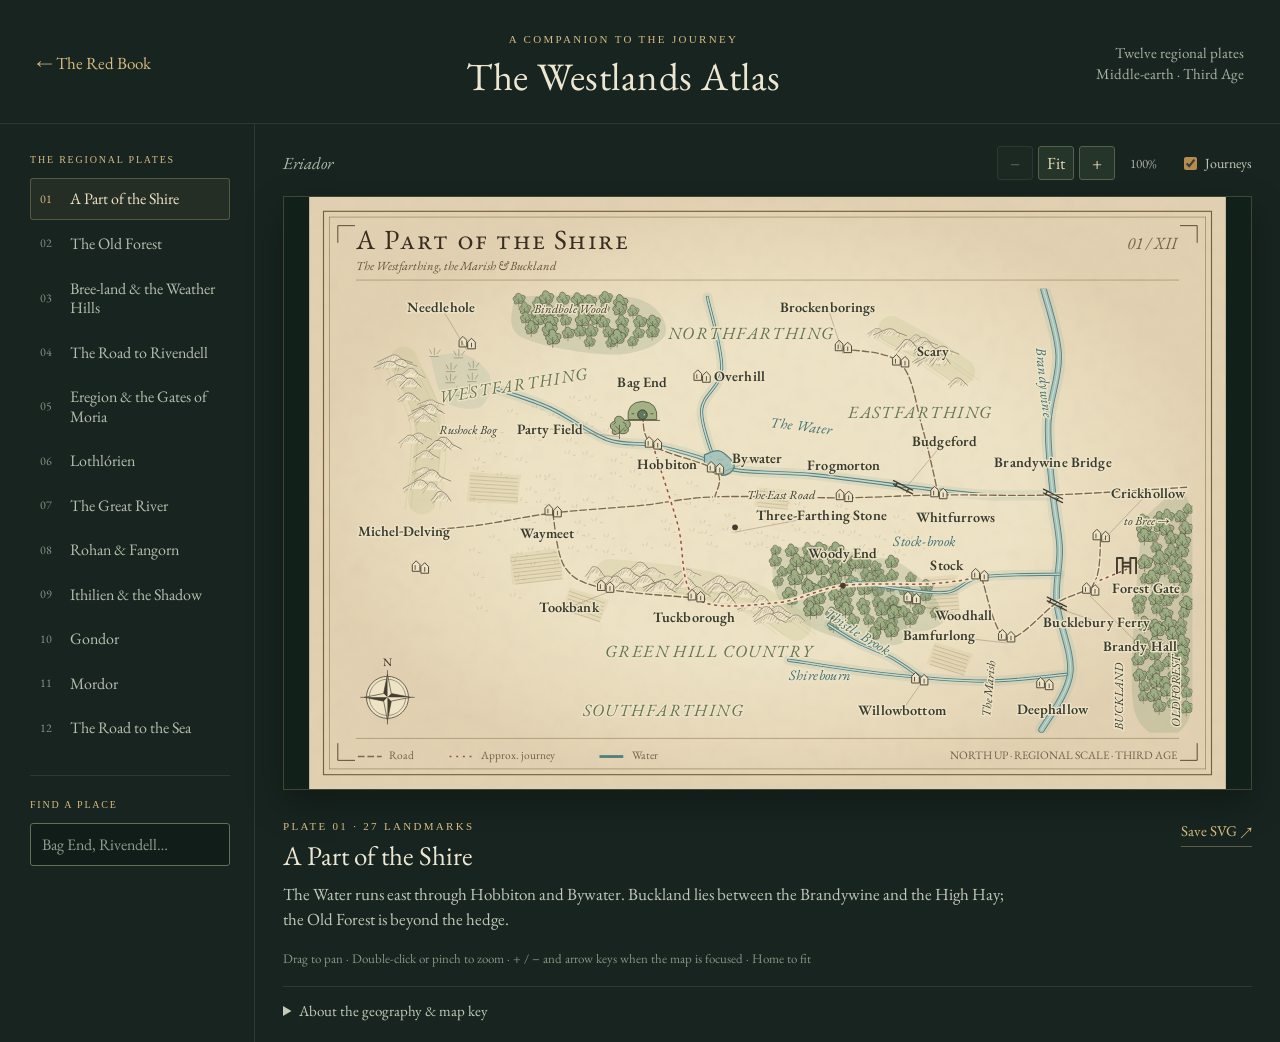
<file: atlas.html>
<!doctype html>
<html lang="en">
<head>
  <meta charset="utf-8">
  <meta name="viewport" content="width=device-width,initial-scale=1">
  <title>The Westlands Atlas · The Red Book</title>
  <link rel="stylesheet" href="atlas.css?v=2">
  <link rel="stylesheet" href="atlas-explorer.css?v=2">
  <script src="atlas-maps.js?v=2" defer></script>
  <script src="atlas-navigation.js?v=2" defer></script>
  <script src="atlas-explorer.js?v=2" defer></script>
</head>
<body class="atlas-page">
  <header class="atlas-masthead">
    <a href="index.html" class="atlas-back">← The Red Book</a>
    <div><span class="atlas-eyebrow">A companion to the journey</span><h1>The Westlands Atlas</h1></div>
    <span class="atlas-edition">Twelve regional plates<br>Middle-earth · Third Age</span>
  </header>
  <main class="atlas-workspace">
    <aside class="atlas-index" aria-label="Atlas index">
      <label for="atlas-region">THE REGIONAL PLATES</label>
      <select id="atlas-region"></select>
      <nav class="atlas-regions" aria-label="Choose a region"></nav>
      <div class="atlas-search">
        <label for="atlas-search">FIND A PLACE</label>
        <input id="atlas-search" type="search" placeholder="Bag End, Rivendell…" autocomplete="off" aria-controls="atlas-results">
        <p id="atlas-result-count" role="status"></p>
        <div id="atlas-results"></div>
      </div>
    </aside>
    <section class="atlas-main" aria-label="Map explorer">
      <div class="explorer-toolbar">
        <span id="atlas-area"></span>
        <div class="explorer-tools" role="group" aria-label="Map controls">
          <button type="button" data-action="out" aria-label="Zoom out">−</button>
          <button type="button" data-action="fit">Fit</button>
          <button type="button" data-action="in" aria-label="Zoom in">+</button>
          <output id="atlas-zoom" aria-label="Magnification">100%</output>
          <label class="atlas-route-toggle"><input id="atlas-routes" type="checkbox" checked> Journeys</label>
        </div>
      </div>
      <div class="atlas-stage"><svg id="atlas-map" viewBox="0 0 960 620" role="img" aria-label="Regional atlas"></svg></div>
      <div class="atlas-caption">
        <div><span class="atlas-eyebrow" id="atlas-folio"></span><h2 id="atlas-name"></h2><p id="atlas-note"></p></div>
        <a id="atlas-download" download>Save SVG ↗</a>
      </div>
      <p class="explorer-help">Drag to pan · Double-click or pinch to zoom · + / − and arrow keys when the map is focused · Home to fit</p>
      <details class="atlas-sources"><summary>About the geography &amp; map key</summary><p>Original illustrations informed by Christopher Tolkien’s published maps. Each plate has its own regional scale. Forests, relief and building symbols are illustrative. Dotted red lines show approximate journeys; dashed brown lines show roads. Moria’s crossing is underground. Place search shows geography without changing your listening position.</p><p>References: <a href="https://tolkiengateway.net/wiki/File:Christopher_Tolkien_-_A_Part_of_the_Shire.jpg" target="_blank" rel="noreferrer">A Part of the Shire</a> · <a href="https://tolkiengateway.net/wiki/File:Christopher_Tolkien_-_General_Map_of_Middle-earth.png" target="_blank" rel="noreferrer">General Map of Middle-earth</a> · <a href="https://tolkiengateway.net/wiki/File:Christopher_Tolkien_-_Map_of_Rohan,_Gondor,_and_Mordor.png" target="_blank" rel="noreferrer">Rohan, Gondor &amp; Mordor</a></p></details>
    </section>
  </main>
</body>
</html>
</file>
<file: atlas.css>
.map-wrap { border: 1px solid #665139; background: #dcca9f; box-shadow: 0 2px 5px #40342130; }
.map-wrap .map-noise, .map-wrap .map-vignette, .map-wrap .party { display: none; }
@font-face{font-family:Atlas;src:url('fonts/EBGaramond.ttf') format('truetype');font-weight:400 800;font-display:swap}
@font-face{font-family:Atlas;src:url('fonts/EBGaramond-Italic.ttf') format('truetype');font-weight:400 800;font-style:italic;font-display:swap}
.atlas-plate text { font-family: Atlas, "Palatino Linotype", Palatino, Georgia, serif; }
.atlas-plate .atlas-title { font-size: 29px; font-weight: 400; font-variant: small-caps; letter-spacing: 1.5px; fill: #382d20; }
.atlas-plate .atlas-folio { font-size: 18px; font-style: italic; fill: #776344; }
.atlas-plate .atlas-label { paint-order: stroke fill; stroke: #eee3c5; stroke-width: 3px; stroke-linejoin: round; fill: #383b30; font-weight: 400; }
.atlas-plate .atlas-town { font-size: 15px; font-weight: 600; letter-spacing: .15px; }
.atlas-plate .atlas-region { font-size: 18px; font-style: italic; letter-spacing: 1.5px; fill:#637451; }
.atlas-plate .atlas-large { font-size: 29px; letter-spacing: 4px; fill: #8a5142; }
.atlas-plate .atlas-minor { font-size: 13px; font-style: italic; }
.atlas-plate .atlas-water { font-size: 15px; font-style: italic; letter-spacing: .4px; fill: #386d74; }
.atlas-plate .atlas-subtitle { font-size: 13px; font-style: italic; fill: #675238; }
.atlas-plate .atlas-imprint { font-size: 9px; letter-spacing: 1.8px; fill: #675238; }
.atlas-plate .atlas-cardinal { font-size: 12px; fill: #3b3023; }
.atlas-plate .atlas-legend { font-size:12px; fill:#71624b; }
.atlas-hide-trails .atlas-trail { display:none; }
.atlas-navigator { touch-action:none; cursor:grab; outline-offset:-3px; }
.atlas-navigator:focus-visible { outline:2px solid #bc9961; }
.atlas-navigator.is-dragging { cursor:grabbing; }
.atlas-search-pin { pointer-events:none; }
.atlas-search-pin circle { fill:#9b503b; stroke:#fff4d6; stroke-width:2; }
.atlas-current { transition: transform .6s ease; }
.atlas-expand { color:#58472e; background:none; border:0; padding:0 3px; font:23px Georgia,serif; cursor:pointer; line-height:1; }
#map-panel-kicker { display:none; }
.atlas-dialog { box-sizing:border-box; width:96vw; height:95vh; max-width:1600px; max-height:none; padding:0; border:1px solid #806a45; background:#292218; color:#e7d4aa; }
.atlas-dialog::backdrop { background:#19140fe6; }
.atlas-toolbar { display:flex; align-items:center; gap:20px; height:44px; padding:0 16px; }
.atlas-toolbar a, .atlas-toolbar button { background:none; border:0; color:#e7d4aa; font:15px Georgia,serif; cursor:pointer; }
.atlas-toolbar a { margin-right:auto; text-decoration:none; }
.atlas-toolbar .atlas-close { font-size:26px; }
.atlas-scroll { height:calc(100% - 80px); overflow:hidden; }
.atlas-scroll svg { display:block; width:100%; height:100%; margin:auto; }
.atlas-help { margin:0; padding:8px 16px; font:13px Georgia,serif; color:#c0ae8c; }
.atlas-toolbar button:focus-visible,.atlas-toolbar a:focus-visible { outline:2px solid #dbbd83; outline-offset:3px; }
@media(max-width:600px) { .atlas-toolbar { gap:10px; padding:0 10px; flex-wrap:wrap; height:auto; min-height:60px; }.atlas-toolbar a { flex-basis:45%; }.atlas-scroll { height:calc(100% - 104px); }.atlas-help{font-size:11px;} }
@media (prefers-reduced-motion: reduce) { .atlas-current { transition: none; } }
</file>
<file: atlas-explorer.css>
*{box-sizing:border-box}
:root{color-scheme:dark;--atlas-gold:#d6bb81;--atlas-muted:#a9b1a2;--atlas-line:#ffffff19}
body.atlas-page{margin:0;background:#17241f;color:#ede6d1;font-family:Atlas,Georgia,serif}
.atlas-page button,.atlas-page input,.atlas-page select{font:inherit}
.atlas-page a{color:inherit;text-decoration:none}
.atlas-masthead{max-width:1660px;margin:auto;padding:27px 36px 25px;display:flex;align-items:center;justify-content:space-between;gap:32px;border-bottom:1px solid var(--atlas-line)}
.atlas-back{color:var(--atlas-gold)!important;font-size:17px}
.atlas-eyebrow{font:11px/1.6 Georgia,serif;text-transform:uppercase;letter-spacing:2.3px;color:var(--atlas-gold)}
.atlas-masthead h1{font-size:39px;line-height:1.1;font-weight:400;margin:7px 0 0;letter-spacing:.5px}
.atlas-masthead>div{text-align:center}
.atlas-edition{font-size:15px;line-height:1.4;color:var(--atlas-muted);text-align:right}
.atlas-workspace{max-width:1660px;margin:auto;display:grid;grid-template-columns:255px minmax(0,1fr)}
.atlas-index{padding:30px 24px 25px 30px;border-right:1px solid var(--atlas-line)}
.atlas-index>label,.atlas-search>label{display:block;font:10px Georgia,serif;letter-spacing:1.8px;color:var(--atlas-gold);margin-bottom:13px}
#atlas-region{display:none;width:100%;background:#25362d;color:#eee3c5;border:1px solid #67705a;padding:10px}
.atlas-regions{display:grid;gap:3px}
.atlas-regions button{display:flex;gap:12px;align-items:center;border:1px solid transparent;background:none;text-align:left;color:#b6bead;cursor:pointer;font-size:16px;line-height:1.22;padding:10px 9px;border-radius:3px}
.atlas-regions button span{font-size:12px;color:#839584;min-width:18px}
.atlas-regions button:hover{background:#ffffff08;color:#eee3c5}
.atlas-regions button[aria-current=true]{background:#d1b98312;border-color:#c7b37e50;color:#eee3c5}
.atlas-regions button[aria-current=true] span{color:var(--atlas-gold)}
.atlas-search{margin-top:26px;padding-top:23px;border-top:1px solid var(--atlas-line)}
#atlas-search{width:100%;min-width:0;padding:10px 11px;background:#0d1a15aa;border:1px solid #61705b;border-radius:3px;color:#eee3c5;font-size:16px}
#atlas-search::placeholder{color:#919d8e}
#atlas-result-count{font-size:13px;color:var(--atlas-muted);margin:10px 0}
#atlas-results{display:grid;gap:3px;max-height:300px;overflow:auto}
#atlas-results button{padding:9px;background:#ffffff07;border:0;color:#ede6d1;text-align:left;cursor:pointer;font-size:16px}
#atlas-results small{display:block;color:var(--atlas-muted);font-size:12px}
#atlas-results button:hover{background:#d1b98319}
.atlas-main{min-width:0;padding:22px 28px 20px}
.explorer-toolbar{display:flex;align-items:center;gap:15px;justify-content:space-between;margin-bottom:16px}
#atlas-area{font-style:italic;color:#afbaa9;font-size:17px}
.explorer-tools{display:flex;align-items:center;gap:5px}
.explorer-tools button{border:1px solid #56614c;background:#25352a;color:#e4d7b6;min-width:36px;min-height:34px;cursor:pointer;border-radius:3px;font-size:17px}
.explorer-tools button:disabled{opacity:.35;cursor:default}
#atlas-zoom{color:var(--atlas-muted);font-size:13px;min-width:45px;text-align:center;font-variant-numeric:tabular-nums}
.atlas-route-toggle{font-size:14px;color:#c6cbb8;margin-left:10px;display:flex;align-items:center;gap:5px}
.atlas-route-toggle input{accent-color:#b58b4e}
.atlas-stage{background:#112019;height:min(66vh,780px);min-height:360px;box-shadow:0 14px 34px #0004;overflow:hidden;border:1px solid #a6977050}
.atlas-stage svg{display:block;width:100%;height:100%}
.atlas-caption{display:flex;gap:24px;align-items:flex-start;justify-content:space-between;margin-top:24px}
.atlas-caption h2{font-size:27px;line-height:1.2;font-weight:400;margin:4px 0 10px}
.atlas-caption p{font-size:17px;line-height:1.45;max-width:740px;margin:0;color:#c1c8b8}
#atlas-download{flex-shrink:0;border-bottom:1px solid #b9a87870;color:var(--atlas-gold);font-size:15px;margin-top:7px;padding-bottom:6px}
.explorer-help{color:#859682;font-size:13px;line-height:1.4;margin:18px 0}
.atlas-sources{border-top:1px solid var(--atlas-line);padding-top:13px;color:var(--atlas-muted);font-size:15px;line-height:1.5}
.atlas-sources summary{cursor:pointer;color:#c3cbb8}
.atlas-sources a{text-decoration:underline;text-underline-offset:3px}
.atlas-page :is(button,input,select,a,summary):focus-visible{outline:2px solid #d6bb81;outline-offset:3px}
@media(min-width:1600px){.atlas-main{padding:28px 38px}}
@media(max-width:1000px){.atlas-workspace{grid-template-columns:205px minmax(0,1fr)}.atlas-index{padding:25px 15px}.atlas-main{padding:20px 18px}.atlas-masthead{padding:22px}.atlas-masthead h1{font-size:33px}.atlas-edition{font-size:13px}.atlas-route-toggle{margin-left:0}.explorer-toolbar{flex-wrap:wrap}.atlas-regions button{font-size:14px}}
@media(max-width:700px){.atlas-masthead{display:grid;grid-template-columns:1fr auto;gap:18px;padding:19px 16px}.atlas-masthead>div{grid-row:2;grid-column:1/-1;text-align:left}.atlas-masthead h1{font-size:34px}.atlas-edition{font-size:12px}.atlas-workspace{display:flex;flex-direction:column}.atlas-index{padding:18px 16px 12px;border:0;border-bottom:1px solid var(--atlas-line);display:grid;grid-template-columns:1fr;gap:5px}.atlas-index>label{margin-bottom:6px}#atlas-region{display:block}.atlas-regions{display:none}.atlas-search{margin:9px 0 0;padding:0;border:0}.atlas-search>label{display:none}#atlas-result-count:empty{margin:0}#atlas-results{max-height:210px}.atlas-main{padding:14px 12px 22px}.explorer-toolbar{gap:8px;margin-bottom:12px}#atlas-area{font-size:15px}.atlas-route-toggle{font-size:13px}.explorer-tools{gap:3px}.explorer-tools button{min-height:38px;min-width:33px}.atlas-caption{gap:14px;margin-top:21px}.atlas-caption h2{font-size:25px}.atlas-caption p{font-size:16px}.atlas-eyebrow{font-size:9px}#atlas-download{font-size:13px}.atlas-stage{min-height:250px;aspect-ratio:auto;height:55vw}.explorer-help{font-size:12px}}
</file>
